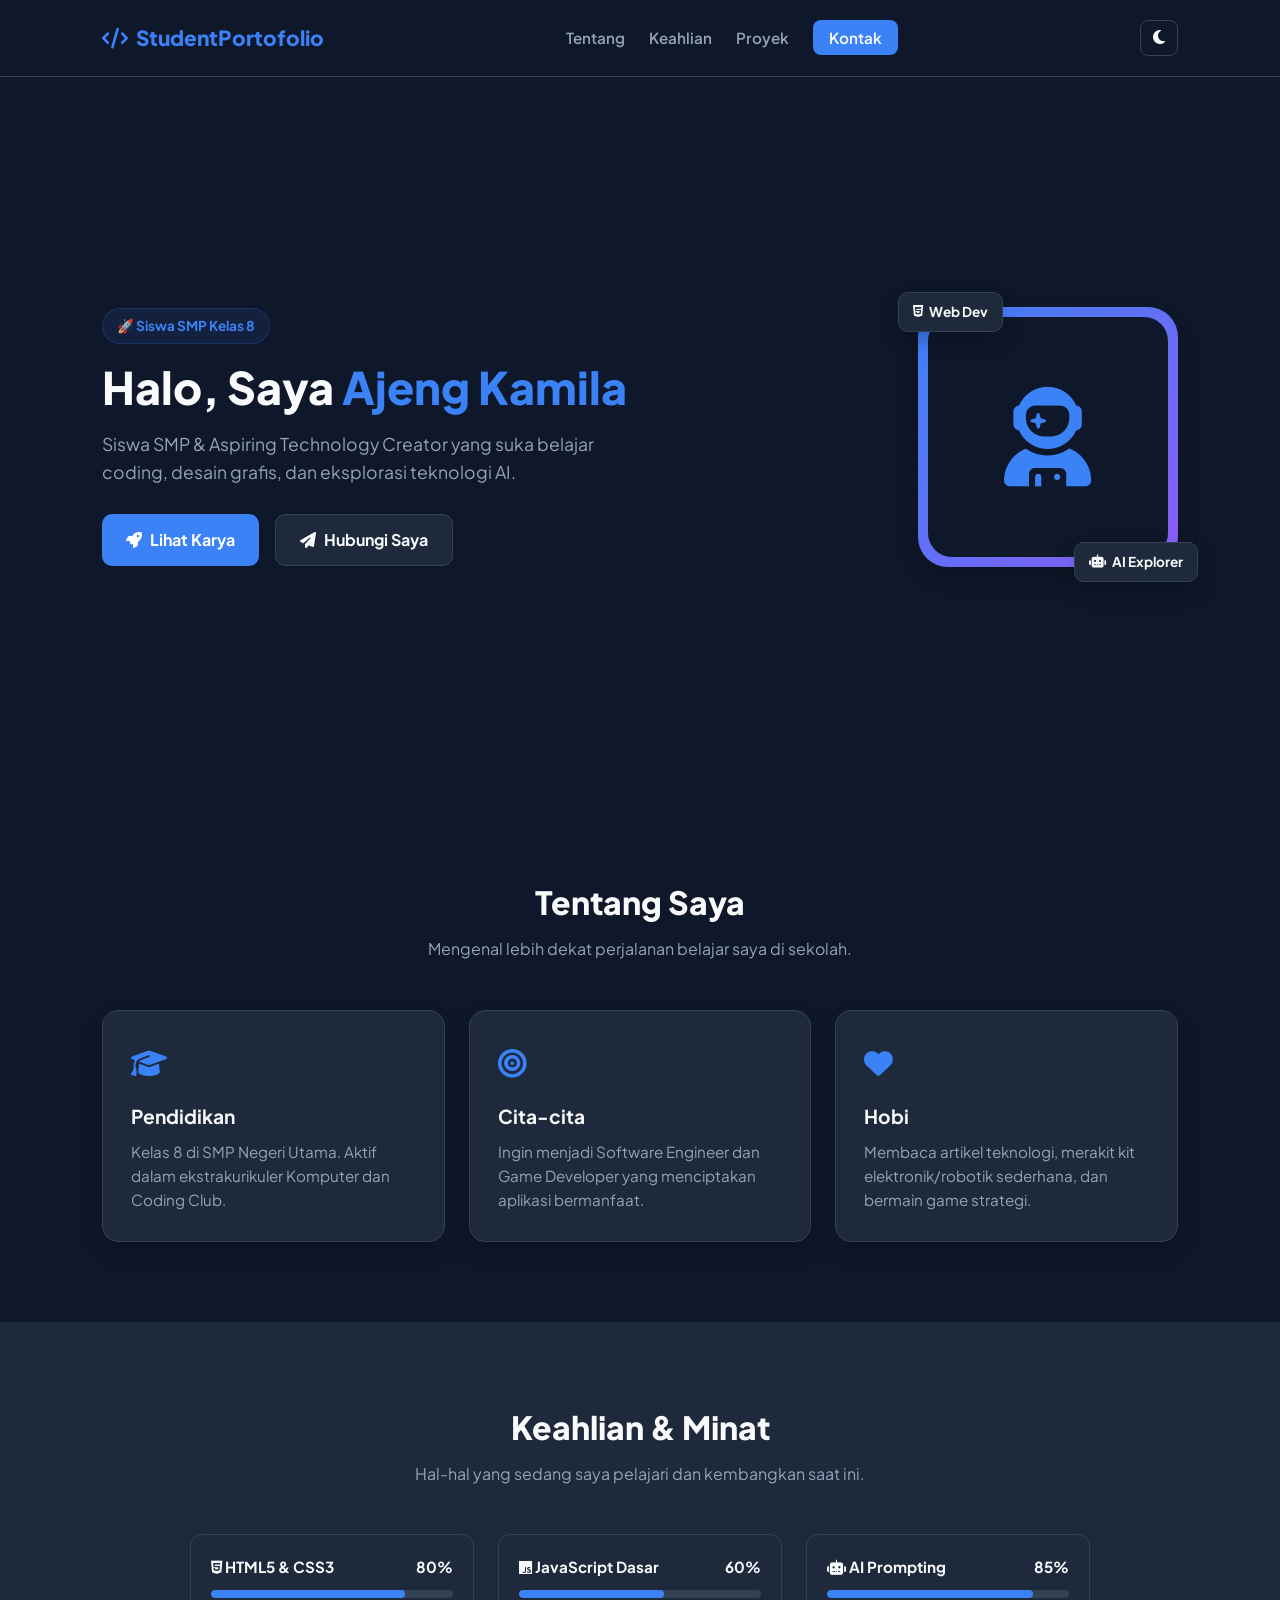
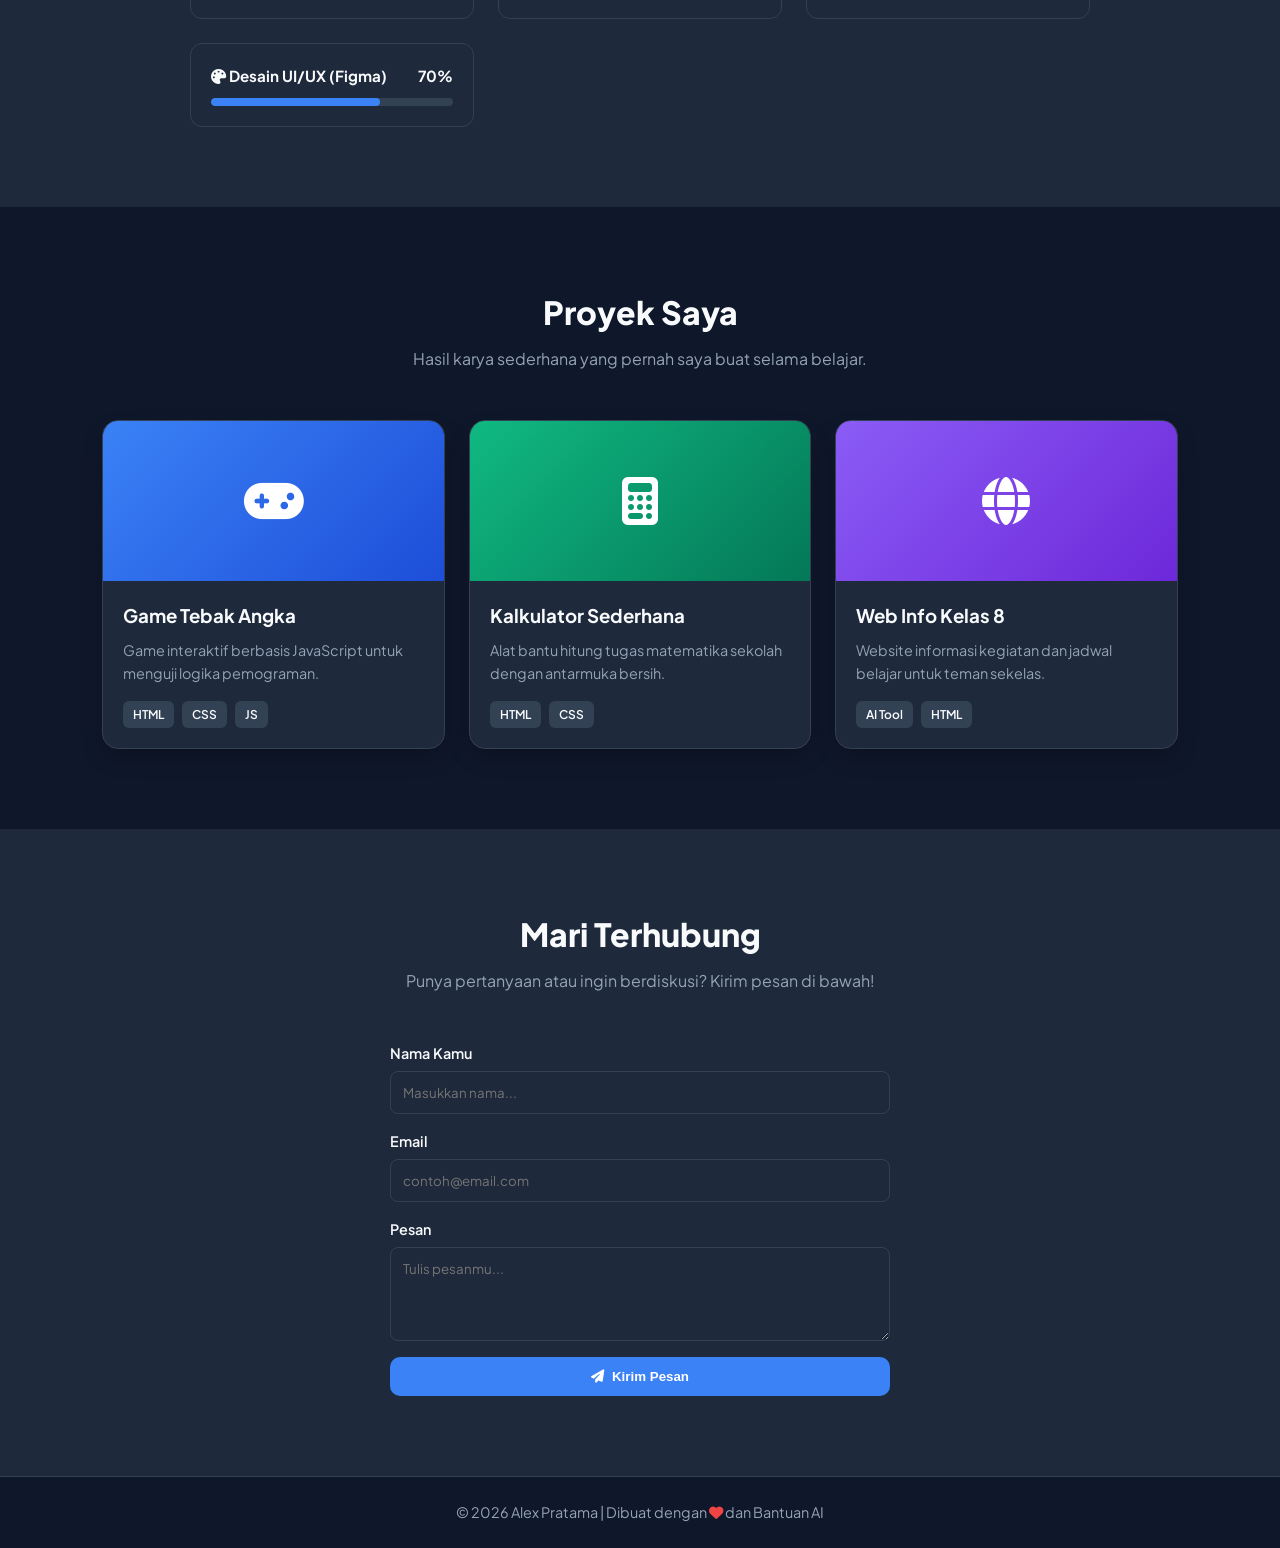
<file: index.html>
<!DOCTYPE html>
<html lang="id">
<head>
  <meta charset="UTF-8">
  <meta name="viewport" content="width=device-width, initial-scale=1.0">
  <title>Portofolio Saya - Kelas 8</title>
  <link rel="stylesheet" href="style.css">
  <link href="https://fonts.googleapis.com/css2?family=Plus+Jakarta+Sans:wght@400;600;700;800&display=swap" rel="stylesheet">
  <link rel="stylesheet" href="https://cdnjs.cloudflare.com/ajax/libs/font-awesome/6.4.0/css/all.min.css">
</head>
<body>

  <nav class="navbar">
    <div class="logo">
      <i class="fa-solid fa-code"></i> StudentPortofolio
    </div>
    <ul class="nav-links">
      <li><a href="#about">Tentang</a></li>
      <li><a href="#skills">Keahlian</a></li>
      <li><a href="#projects">Proyek</a></li>
      <li><a href="#contact" class="btn-nav">Kontak</a></li>
    </ul>
    <button class="theme-toggle" id="themeToggle" aria-label="Toggle Theme">
      <i class="fa-solid fa-moon"></i>
    </button>
  </nav>

  <header class="hero">
    <div class="hero-content">
      <div class="badge">🚀 Siswa SMP Kelas 8</div>
      <h1>Halo, Saya <span class="highlight">Ajeng Kamila</span></h1>
      <p class="subtitle">Siswa SMP & Aspiring Technology Creator yang suka belajar coding, desain grafis, dan eksplorasi teknologi AI.</p>
      <div class="hero-buttons">
        <a href="#projects" class="btn btn-primary"><i class="fa-solid fa-rocket"></i> Lihat Karya</a>
        <a href="#contact" class="btn btn-secondary"><i class="fa-solid fa-paper-plane"></i> Hubungi Saya</a>
      </div>
    </div>
    <div class="hero-avatar">
      <div class="avatar-card">
        <div class="avatar-inner">
          <i class="fa-solid fa-user-astronaut avatar-icon"></i>
        </div>
        <div class="floating-tag tag-1"><i class="fa-brands fa-html5"></i> Web Dev</div>
        <div class="floating-tag tag-2"><i class="fa-solid fa-robot"></i> AI Explorer</div>
      </div>
    </div>
  </header>

  <section id="about" class="section">
    <div class="section-header">
      <h2>Tentang Saya</h2>
      <p class="section-desc">Mengenal lebih dekat perjalanan belajar saya di sekolah.</p>
    </div>
    <div class="about-grid">
      <div class="about-card">
        <div class="card-icon"><i class="fa-solid fa-graduation-cap"></i></div>
        <h3>Pendidikan</h3>
        <p>Kelas 8 di SMP Negeri Utama. Aktif dalam ekstrakurikuler Komputer dan Coding Club.</p>
      </div>
      <div class="about-card">
        <div class="card-icon"><i class="fa-solid fa-bullseye"></i></div>
        <h3>Cita-cita</h3>
        <p>Ingin menjadi Software Engineer dan Game Developer yang menciptakan aplikasi bermanfaat.</p>
      </div>
      <div class="about-card">
        <div class="card-icon"><i class="fa-solid fa-heart"></i></div>
        <h3>Hobi</h3>
        <p>Membaca artikel teknologi, merakit kit elektronik/robotik sederhana, dan bermain game strategi.</p>
      </div>
    </div>
  </section>

  <section id="skills" class="section bg-alt">
    <div class="section-header">
      <h2>Keahlian & Minat</h2>
      <p class="section-desc">Hal-hal yang sedang saya pelajari dan kembangkan saat ini.</p>
    </div>
    <div class="skills-grid">
      <div class="skill-box">
        <div class="skill-info">
          <span><i class="fa-brands fa-html5"></i> HTML5 & CSS3</span>
          <span class="percentage">80%</span>
        </div>
        <div class="progress-bar"><div class="progress" style="width: 80%;"></div></div>
      </div>
      <div class="skill-box">
        <div class="skill-info">
          <span><i class="fa-brands fa-js"></i> JavaScript Dasar</span>
          <span class="percentage">60%</span>
        </div>
        <div class="progress-bar"><div class="progress" style="width: 60%;"></div></div>
      </div>
      <div class="skill-box">
        <div class="skill-info">
          <span><i class="fa-solid fa-robot"></i> AI Prompting</span>
          <span class="percentage">85%</span>
        </div>
        <div class="progress-bar"><div class="progress" style="width: 85%;"></div></div>
      </div>
      <div class="skill-box">
        <div class="skill-info">
          <span><i class="fa-solid fa-palette"></i> Desain UI/UX (Figma)</span>
          <span class="percentage">70%</span>
        </div>
        <div class="progress-bar"><div class="progress" style="width: 70%;"></div></div>
      </div>
    </div>
  </section>

  <section id="projects" class="section">
    <div class="section-header">
      <h2>Proyek Saya</h2>
      <p class="section-desc">Hasil karya sederhana yang pernah saya buat selama belajar.</p>
    </div>
    <div class="projects-grid">
      <div class="project-card">
        <div class="project-img bg-p1"><i class="fa-solid fa-gamepad"></i></div>
        <div class="project-info">
          <h3>Game Tebak Angka</h3>
          <p>Game interaktif berbasis JavaScript untuk menguji logika pemograman.</p>
          <div class="project-tags"><span>HTML</span><span>CSS</span><span>JS</span></div>
        </div>
      </div>
      <div class="project-card">
        <div class="project-img bg-p2"><i class="fa-solid fa-calculator"></i></div>
        <div class="project-info">
          <h3>Kalkulator Sederhana</h3>
          <p>Alat bantu hitung tugas matematika sekolah dengan antarmuka bersih.</p>
          <div class="project-tags"><span>HTML</span><span>CSS</span></div>
        </div>
      </div>
      <div class="project-card">
        <div class="project-img bg-p3"><i class="fa-solid fa-globe"></i></div>
        <div class="project-info">
          <h3>Web Info Kelas 8</h3>
          <p>Website informasi kegiatan dan jadwal belajar untuk teman sekelas.</p>
          <div class="project-tags"><span>AI Tool</span><span>HTML</span></div>
        </div>
      </div>
    </div>
  </section>

  <section id="contact" class="section bg-alt">
    <div class="section-header">
      <h2>Mari Terhubung</h2>
      <p class="section-desc">Punya pertanyaan atau ingin berdiskusi? Kirim pesan di bawah!</p>
    </div>
    <div class="contact-container">
      <form id="contactForm" class="contact-form">
        <div class="form-group">
          <label for="name">Nama Kamu</label>
          <input type="text" id="name" placeholder="Masukkan nama..." required>
        </div>
        <div class="form-group">
          <label for="email">Email</label>
          <input type="email" id="email" placeholder="contoh@email.com" required>
        </div>
        <div class="form-group">
          <label for="message">Pesan</label>
          <textarea id="message" rows="4" placeholder="Tulis pesanmu..." required></textarea>
        </div>
        <button type="submit" class="btn btn-primary btn-full"><i class="fa-solid fa-paper-plane"></i> Kirim Pesan</button>
      </form>
      <div id="formSuccess" class="alert alert-success hidden">
        🎉 Pesanmu berhasil dikirim! Terima kasih sudah mampir.
      </div>
    </div>
  </section>

  <footer>
    <p>&copy; 2026 Alex Pratama | Dibuat dengan <i class="fa-solid fa-heart" style="color: #ef4444;"></i> dan Bantuan AI</p>
  </footer>

  <script src="script.js"></script>
</body>
</html>
</file>
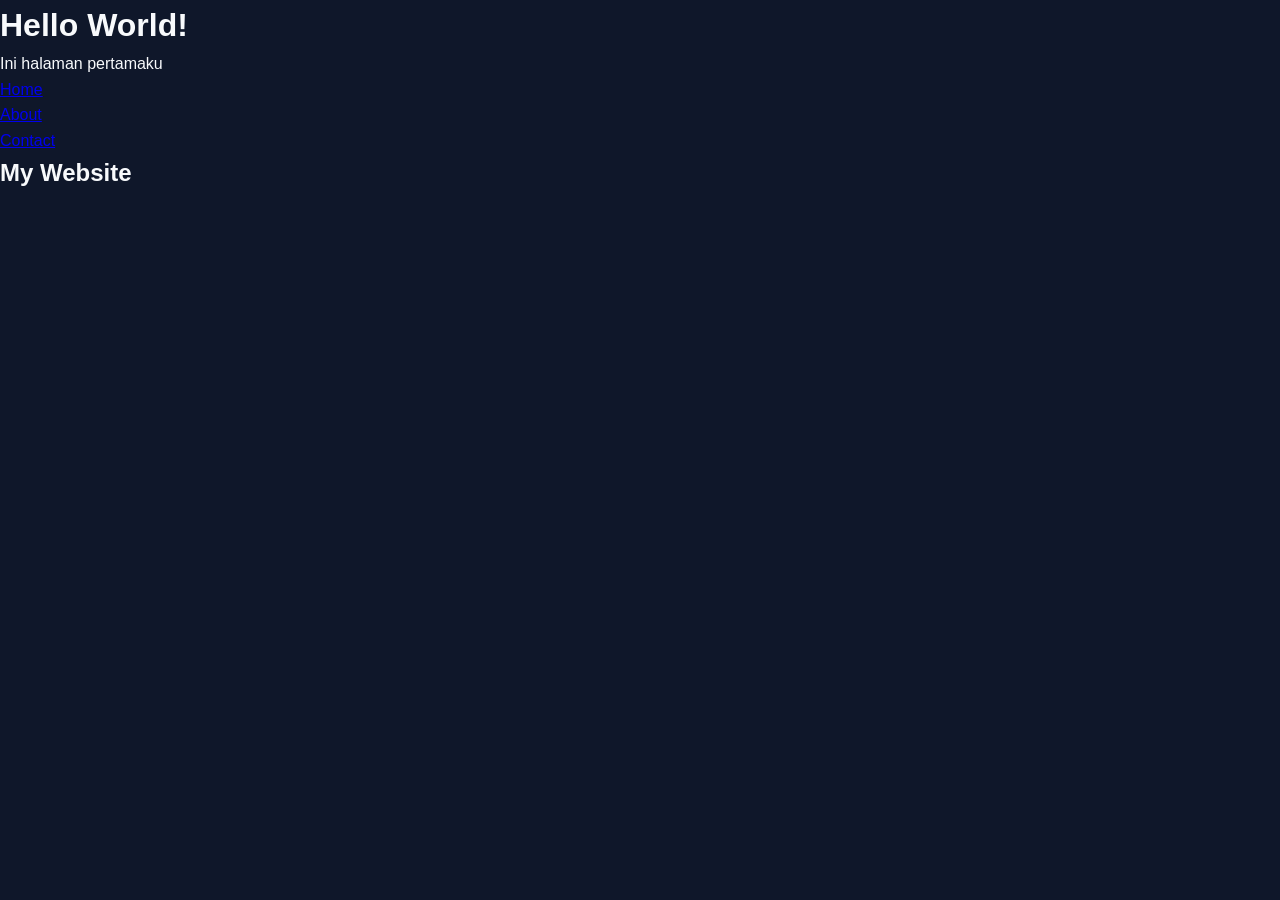
<file: coba.html>
<!DOCTYPE html>
<html lang="en">
<head>
    <meta charset="UTF-8">
    <meta name="viewport" content="width=device-width, initial-scale=1.0">
    <title>Step Up</title>
    <link rel="stylesheet" href="style.css">
</head>
<h1> Hello World! </h1>
    <p>Ini halaman pertamaku</p>
    
    <nav>
        <ul>
            <li><a href="index.html">Home</a></li>
            <li><a href="about.html">About</a></li>
            <li><a href="contact.html">Contact</a></li>
        </ul>
    </nav> 

    <nav>
        <h1>My Website</h1>
    </nav>
<body>
</file>
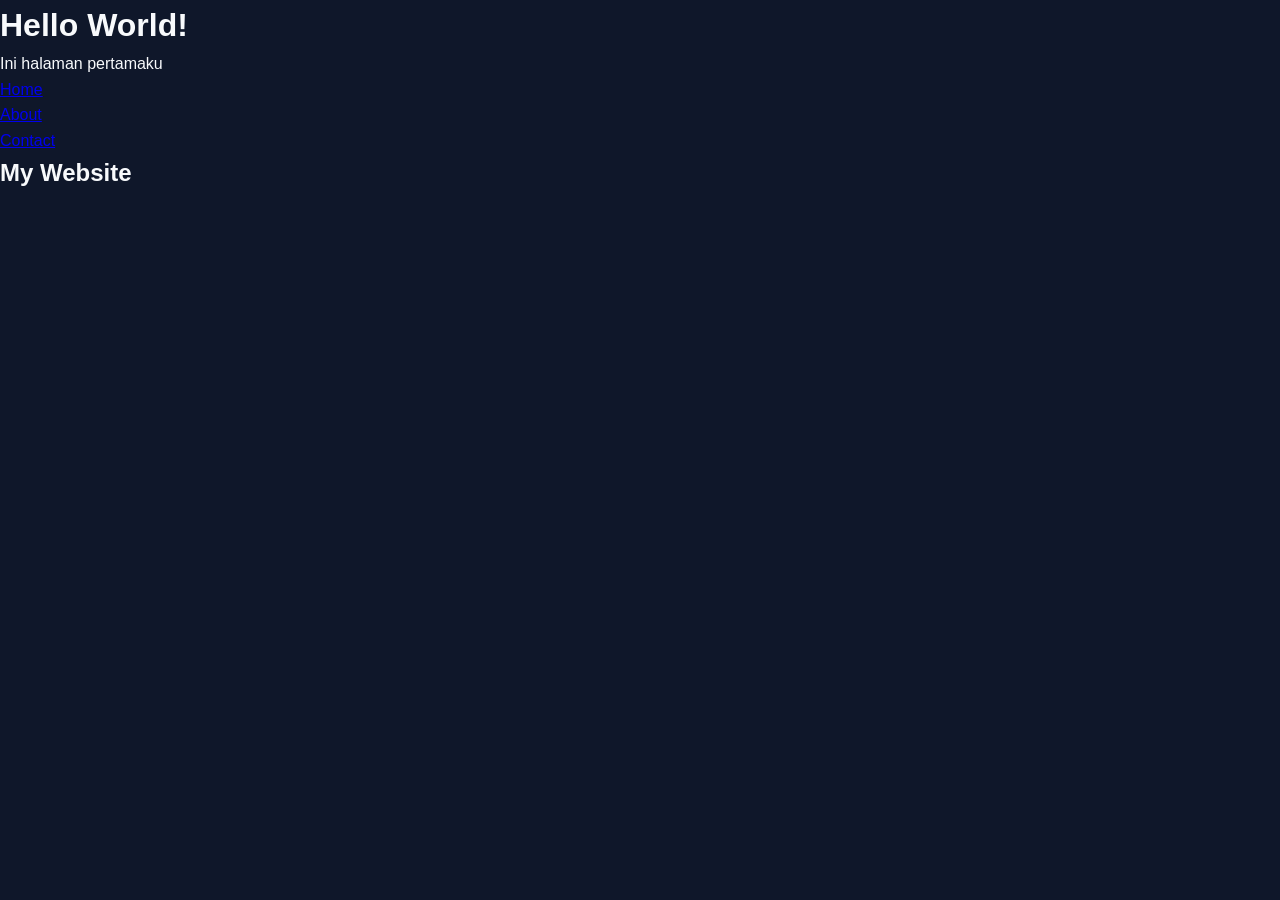
<file: day1.html>
<!DOCTYPE html>
<html lang="en">
<head>
    <meta charset="UTF-8">
    <meta name="viewport" content="width=device-width, initial-scale=1.0">
    <title>Document</title>
    <link rel="stylesheet" href="style.css">
</head>
<body>
    <h1> Hello World! </h1>
    <p>Ini halaman pertamaku</p>
    
    <nav>
        <ul>
            <li><a href="index.html">Home</a></li>
            <li><a href="about.html">About</a></li>
            <li><a href="contact.html">Contact</a></li>
        </ul>
    </nav> 

    <nav>
        <h1>My Website</h1>
    </nav>
    
</body>
</html>
</file>
<file: style.css>
/* *{
    margin:0;
    padding:0;
    box-sizing:border-box;
    font-family:Arial, sans-serif;
}

body{
    background-color:#dfbb8a;
    color:#333;
    line-height:1.6;
}

nav{
    background:#1e40af;
    color:rgb(0, 0, 0);
    padding:15px 30px;

    display:flex;
    justify-content:space-between;
    align-items:center;
}

nav ul{
    list-style:none;
    display:flex;
}

nav ul li{
    margin-left:20px;
}

nav ul li a{
    text-decoration:none;
    color:rgb(0, 0, 0);
    font-weight:bold;
}



 */

 * {
  box-sizing: border-box;
  margin: 0;
  padding: 0;
  scroll-behavior: smooth;
}

:root {
  --bg-primary: #0f172a;
  --bg-secondary: #1e293b;
  --bg-card: #1e293b;
  --text-primary: #f8fafc;
  --text-secondary: #94a3b8;
  --accent-color: #3b82f6;
  --accent-hover: #2563eb;
  --border-color: #334155;
  --shadow: 0 10px 25px -5px rgba(0, 0, 0, 0.3);
}

body.light-theme {
  --bg-primary: #f8fafc;
  --bg-secondary: #f1f5f9;
  --bg-card: #ffffff;
  --text-primary: #0f172a;
  --text-secondary: #64748b;
  --accent-color: #2563eb;
  --accent-hover: #1d4ed8;
  --border-color: #e2e8f0;
  --shadow: 0 10px 25px -5px rgba(0, 0, 0, 0.08);
}

body {
  font-family: 'Plus Jakarta Sans', sans-serif;
  background-color: var(--bg-primary);
  color: var(--text-primary);
  line-height: 1.6;
  transition: background-color 0.3s, color 0.3s;
}

/* NAVBAR */
.navbar {
  display: flex;
  justify-content: space-between;
  align-items: center;
  padding: 20px 8%;
  background-color: var(--bg-primary);
  position: sticky;
  top: 0;
  z-index: 100;
  border-bottom: 1px solid var(--border-color);
}

.logo {
  font-weight: 800;
  font-size: 1.3rem;
  color: var(--accent-color);
  display: flex;
  align-items: center;
  gap: 8px;
}

.nav-links {
  display: flex;
  list-style: none;
  gap: 24px;
  align-items: center;
}

.nav-links a {
  color: var(--text-secondary);
  text-decoration: none;
  font-weight: 600;
  font-size: 0.95rem;
  transition: color 0.2s;
}

.nav-links a:hover {
  color: var(--accent-color);
}

.btn-nav {
  background-color: var(--accent-color);
  color: white !important;
  padding: 8px 16px;
  border-radius: 8px;
}

.theme-toggle {
  background: none;
  border: 1px solid var(--border-color);
  color: var(--text-primary);
  padding: 8px 12px;
  border-radius: 8px;
  cursor: pointer;
  font-size: 1rem;
}

/* HERO SECTION */
.hero {
  display: flex;
  align-items: center;
  justify-content: space-between;
  padding: 80px 8%;
  min-height: 80vh;
  gap: 40px;
}

.hero-content {
  max-width: 550px;
}

.badge {
  display: inline-block;
  background-color: rgba(59, 130, 246, 0.1);
  color: var(--accent-color);
  padding: 6px 14px;
  border-radius: 20px;
  font-size: 0.85rem;
  font-weight: 700;
  margin-bottom: 16px;
  border: 1px solid rgba(59, 130, 246, 0.2);
}

.hero h1 {
  font-size: 2.8rem;
  font-weight: 800;
  line-height: 1.2;
  margin-bottom: 16px;
}

.highlight {
  color: var(--accent-color);
}

.subtitle {
  color: var(--text-secondary);
  font-size: 1.1rem;
  margin-bottom: 28px;
}

.hero-buttons {
  display: flex;
  gap: 16px;
}

.btn {
  display: inline-flex;
  align-items: center;
  gap: 8px;
  padding: 12px 24px;
  border-radius: 10px;
  font-weight: 700;
  text-decoration: none;
  transition: transform 0.2s, background-color 0.2s;
  cursor: pointer;
  border: none;
}

.btn:hover {
  transform: translateY(-2px);
}

.btn-primary {
  background-color: var(--accent-color);
  color: white;
}

.btn-secondary {
  background-color: var(--bg-card);
  color: var(--text-primary);
  border: 1px solid var(--border-color);
}

/* HERO AVATAR */
.hero-avatar {
  position: relative;
}

.avatar-card {
  width: 260px;
  height: 260px;
  background: linear-gradient(135deg, var(--accent-color), #8b5cf6);
  border-radius: 30px;
  display: flex;
  align-items: center;
  justify-content: center;
  position: relative;
  box-shadow: var(--shadow);
}

.avatar-inner {
  width: 240px;
  height: 240px;
  background-color: var(--bg-primary);
  border-radius: 24px;
  display: flex;
  align-items: center;
  justify-content: center;
}

.avatar-icon {
  font-size: 100px;
  color: var(--accent-color);
}

.floating-tag {
  position: absolute;
  background-color: var(--bg-card);
  padding: 8px 14px;
  border-radius: 10px;
  font-size: 0.85rem;
  font-weight: 700;
  border: 1px solid var(--border-color);
  box-shadow: var(--shadow);
  display: flex;
  align-items: center;
  gap: 6px;
}

.tag-1 { top: -15px; left: -20px; }
.tag-2 { bottom: -15px; right: -20px; }

/* SECTIONS COMMON */
.section {
  padding: 80px 8%;
}

.bg-alt {
  background-color: var(--bg-secondary);
}

.section-header {
  text-align: center;
  margin-bottom: 48px;
}

.section-header h2 {
  font-size: 2rem;
  font-weight: 800;
  margin-bottom: 8px;
}

.section-desc {
  color: var(--text-secondary);
}

/* ABOUT SECTION */
.about-grid {
  display: grid;
  grid-template-columns: repeat(auto-fit, minmax(250px, 1fr));
  gap: 24px;
}

.about-card {
  background-color: var(--bg-card);
  padding: 28px;
  border-radius: 16px;
  border: 1px solid var(--border-color);
  box-shadow: var(--shadow);
}

.card-icon {
  font-size: 1.8rem;
  color: var(--accent-color);
  margin-bottom: 16px;
}

.about-card h3 {
  margin-bottom: 8px;
  font-size: 1.2rem;
}

.about-card p {
  color: var(--text-secondary);
  font-size: 0.95rem;
}

/* SKILLS SECTION */
.skills-grid {
  display: grid;
  grid-template-columns: repeat(auto-fit, minmax(280px, 1fr));
  gap: 24px;
  max-width: 900px;
  margin: 0 auto;
}

.skill-box {
  background-color: var(--bg-card);
  padding: 20px;
  border-radius: 12px;
  border: 1px solid var(--border-color);
}

.skill-info {
  display: flex;
  justify-content: space-between;
  margin-bottom: 10px;
  font-weight: 700;
  font-size: 0.95rem;
}

.progress-bar {
  width: 100%;
  height: 8px;
  background-color: var(--border-color);
  border-radius: 10px;
  overflow: hidden;
}

.progress {
  height: 100%;
  background-color: var(--accent-color);
  border-radius: 10px;
}

/* PROJECTS SECTION */
.projects-grid {
  display: grid;
  grid-template-columns: repeat(auto-fit, minmax(280px, 1fr));
  gap: 24px;
}

.project-card {
  background-color: var(--bg-card);
  border-radius: 16px;
  overflow: hidden;
  border: 1px solid var(--border-color);
  box-shadow: var(--shadow);
  transition: transform 0.2s;
}

.project-card:hover {
  transform: translateY(-5px);
}

.project-img {
  height: 160px;
  display: flex;
  align-items: center;
  justify-content: center;
  font-size: 3rem;
  color: white;
}

.bg-p1 { background: linear-gradient(135deg, #3b82f6, #1d4ed8); }
.bg-p2 { background: linear-gradient(135deg, #10b981, #047857); }
.bg-p3 { background: linear-gradient(135deg, #8b5cf6, #6d28d9); }

.project-info {
  padding: 20px;
}

.project-info h3 {
  margin-bottom: 8px;
}

.project-info p {
  color: var(--text-secondary);
  font-size: 0.9rem;
  margin-bottom: 16px;
}

.project-tags {
  display: flex;
  gap: 8px;
}

.project-tags span {
  background-color: var(--border-color);
  font-size: 0.75rem;
  padding: 4px 10px;
  border-radius: 6px;
  font-weight: 600;
}

/* CONTACT SECTION */
.contact-container {
  max-width: 500px;
  margin: 0 auto;
}

.contact-form {
  display: flex;
  flex-direction: column;
  gap: 16px;
}

.form-group {
  display: flex;
  flex-direction: column;
  gap: 6px;
}

.form-group label {
  font-weight: 600;
  font-size: 0.9rem;
}

.form-group input,
.form-group textarea {
  padding: 12px;
  border-radius: 8px;
  border: 1px solid var(--border-color);
  background-color: var(--bg-card);
  color: var(--text-primary);
  font-family: inherit;
}

.btn-full {
  width: 100%;
  justify-content: center;
}

.alert {
  padding: 14px;
  border-radius: 8px;
  margin-top: 16px;
  text-align: center;
  font-weight: 600;
}

.alert-success {
  background-color: #065f46;
  color: #a7f3d0;
  border: 1px solid #047857;
}

.hidden {
  display: none;
}

/* FOOTER */
footer {
  text-align: center;
  padding: 24px;
  border-top: 1px solid var(--border-color);
  color: var(--text-secondary);
  font-size: 0.9rem;
}

/* RESPONSIVE DESIGN FOR MOBILE */
@media (max-width: 768px) {
  .hero {
    flex-direction: column;
    text-align: center;
    padding-top: 40px;
  }
  .hero-buttons {
    justify-content: center;
  }
  .nav-links {
    display: none;
  }
}
</file>
